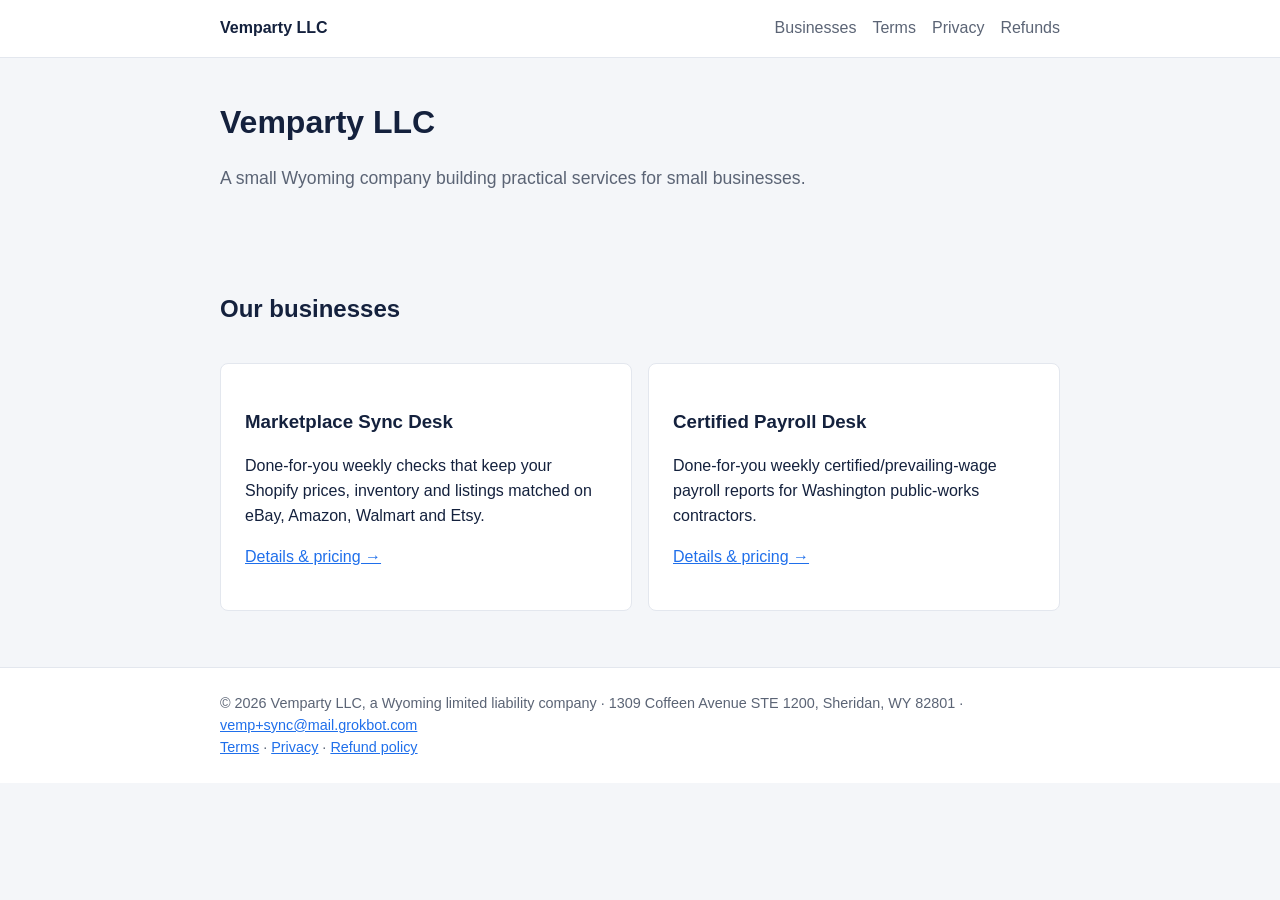
<file: index.html>
<!doctype html><html lang="en"><head><meta charset="utf-8"><meta name="viewport" content="width=device-width,initial-scale=1"><title>Vemparty LLC</title><link rel="stylesheet" href="style.css"></head><body>
<header><div class="w"><a href="index.html">Vemparty LLC</a><nav><a href="index.html#businesses">Businesses</a><a href="terms.html">Terms</a><a href="privacy.html">Privacy</a><a href="terms.html#refunds">Refunds</a></nav></div></header><main class="w">
<section><h1>Vemparty LLC</h1><p class="lead">A small Wyoming company building practical services for small businesses.</p></section>
<section id="businesses"><h2>Our businesses</h2><div class="grid">
<div class="card"><h3>Marketplace Sync Desk</h3><p>Done-for-you weekly checks that keep your Shopify prices, inventory and listings matched on eBay, Amazon, Walmart and Etsy.</p><p><a href="sync.html">Details &amp; pricing &rarr;</a></p></div>
<div class="card"><h3>Certified Payroll Desk</h3><p>Done-for-you weekly certified/prevailing-wage payroll reports for Washington public-works contractors.</p><p><a href="payroll.html">Details &amp; pricing &rarr;</a></p></div>
<!-- add new business cards here -->
</div></section>
</main><footer><div class="w">&copy; 2026 Vemparty LLC, a Wyoming limited liability company &middot; 1309 Coffeen Avenue STE 1200, Sheridan, WY 82801 &middot; <a href="mailto:vemp+sync@mail.grokbot.com">vemp+sync@mail.grokbot.com</a><br><a href="terms.html">Terms</a> &middot; <a href="privacy.html">Privacy</a> &middot; <a href="terms.html#refunds">Refund policy</a></div></footer></body></html>
</file>
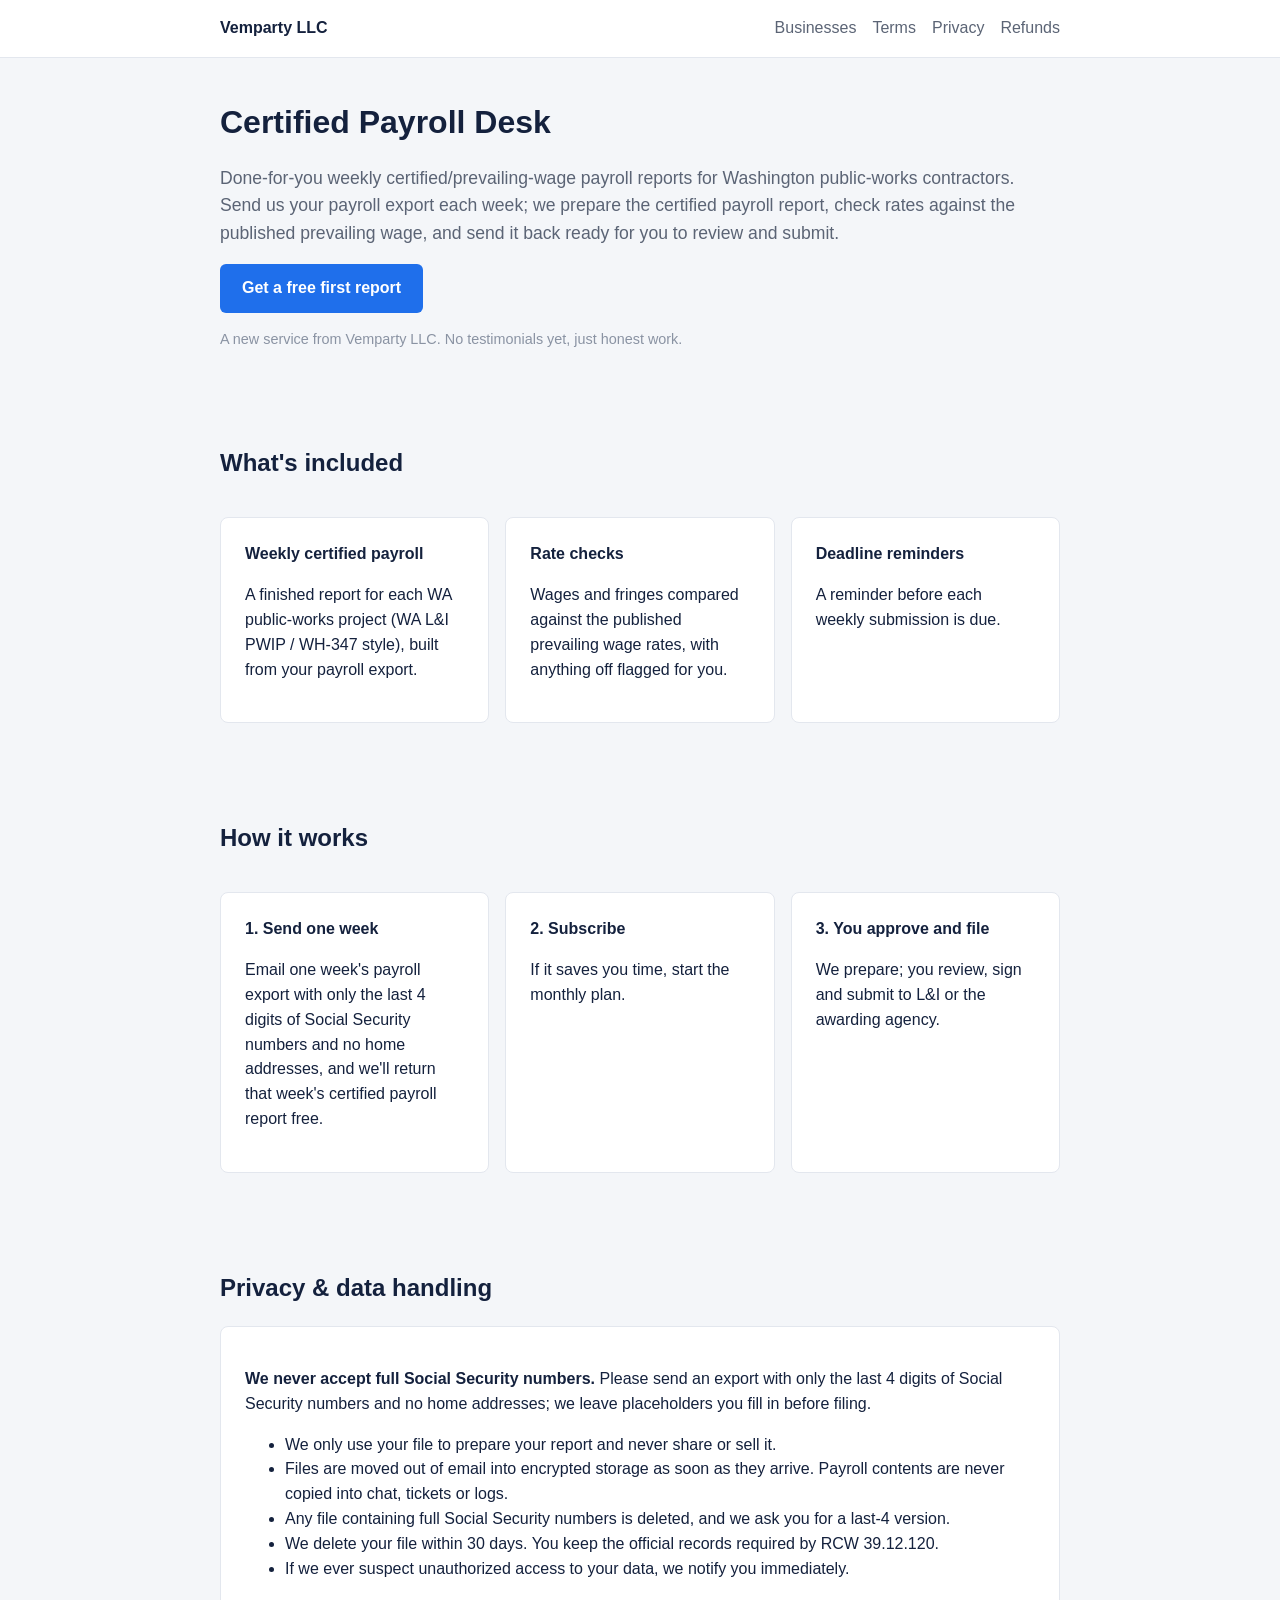
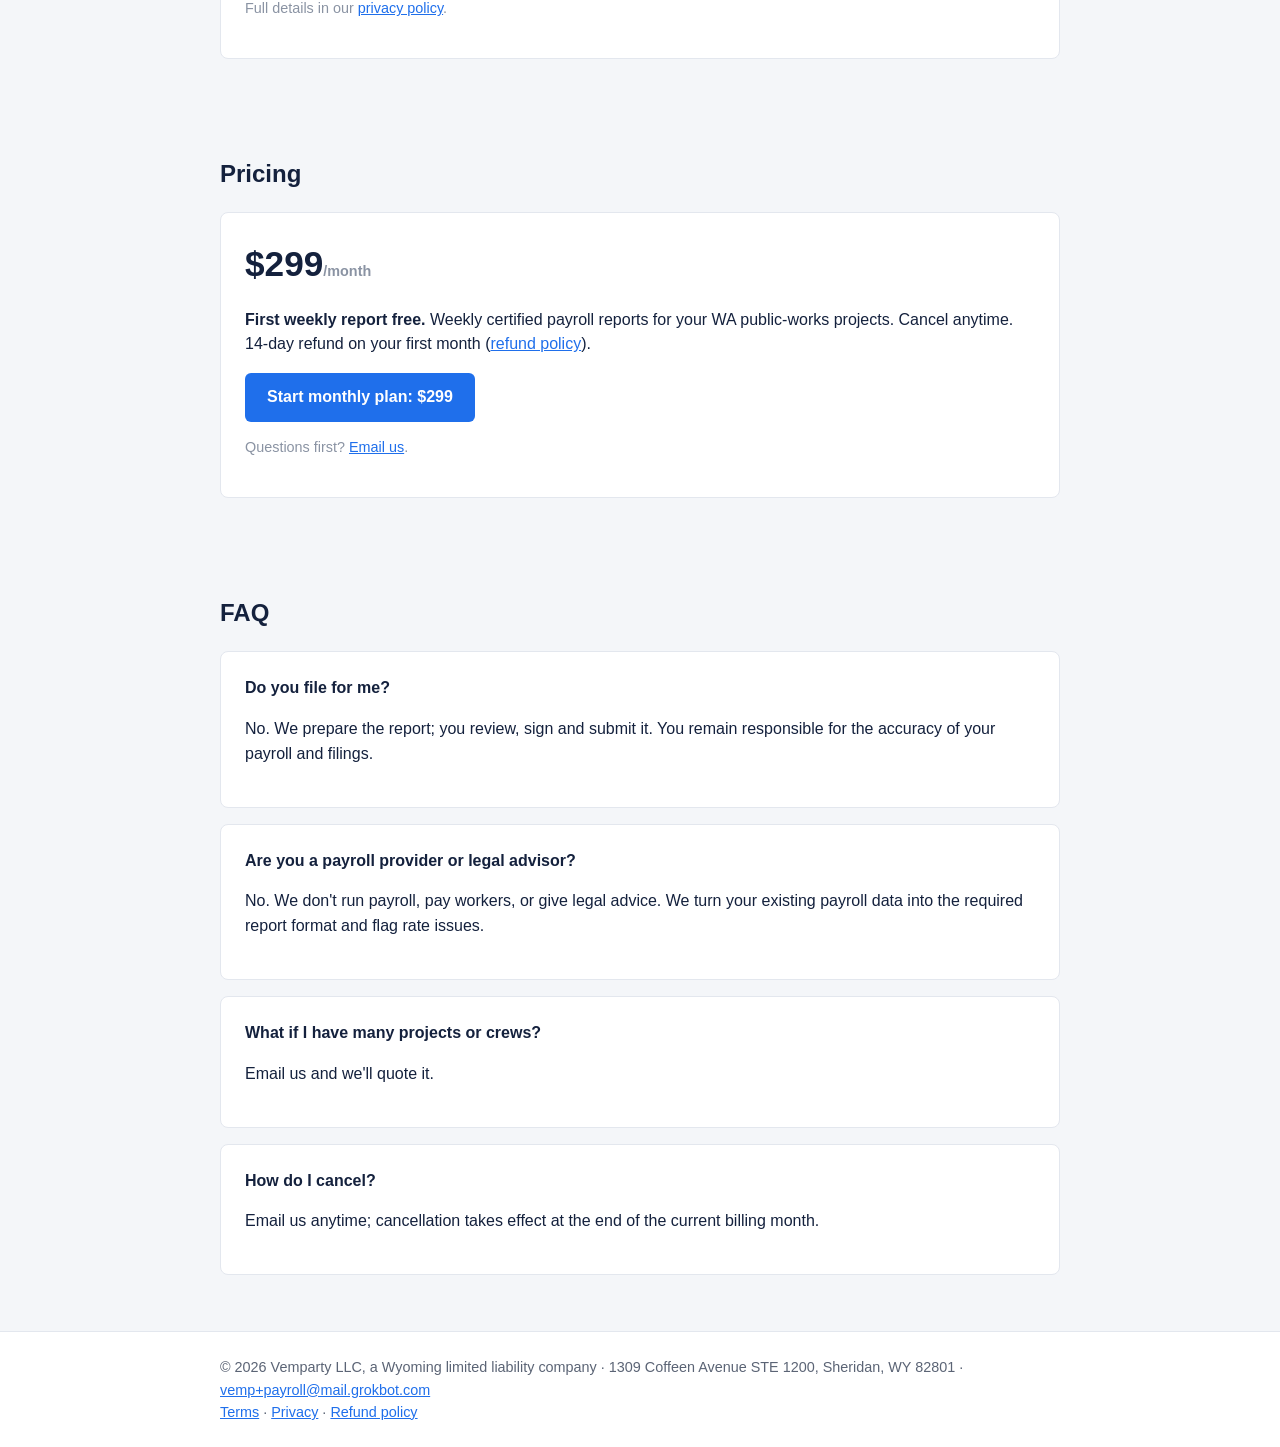
<file: payroll.html>
<!doctype html><html lang="en"><head><meta charset="utf-8"><meta name="viewport" content="width=device-width,initial-scale=1"><title>Certified Payroll Desk | Vemparty LLC</title><link rel="stylesheet" href="style.css"></head><body>
<header><div class="w"><a href="index.html">Vemparty LLC</a><nav><a href="index.html#businesses">Businesses</a><a href="terms.html">Terms</a><a href="privacy.html">Privacy</a><a href="terms.html#refunds">Refunds</a></nav></div></header><main class="w">
<section><h1>Certified Payroll Desk</h1><p class="lead">Done-for-you weekly certified/prevailing-wage payroll reports for Washington public-works contractors. Send us your payroll export each week; we prepare the certified payroll report, check rates against the published prevailing wage, and send it back ready for you to review and submit.</p><a class="btn" href="mailto:vemp+payroll@mail.grokbot.com?subject=Free%20certified%20payroll%20report">Get a free first report</a><p class="muted">A new service from Vemparty LLC. No testimonials yet, just honest work.</p></section>
<section><h2>What's included</h2><div class="grid">
<div class="card"><b>Weekly certified payroll</b><p>A finished report for each WA public-works project (WA L&amp;I PWIP / WH-347 style), built from your payroll export.</p></div>
<div class="card"><b>Rate checks</b><p>Wages and fringes compared against the published prevailing wage rates, with anything off flagged for you.</p></div>
<div class="card"><b>Deadline reminders</b><p>A reminder before each weekly submission is due.</p></div></div></section>
<section><h2>How it works</h2><div class="grid">
<div class="card"><b>1. Send one week</b><p>Email one week's payroll export with only the last 4 digits of Social Security numbers and no home addresses, and we'll return that week's certified payroll report free.</p></div>
<div class="card"><b>2. Subscribe</b><p>If it saves you time, start the monthly plan.</p></div>
<div class="card"><b>3. You approve and file</b><p>We prepare; you review, sign and submit to L&amp;I or the awarding agency.</p></div></div></section>
<section id="privacy"><h2>Privacy &amp; data handling</h2><div class="card"><p><b>We never accept full Social Security numbers.</b> Please send an export with only the last 4 digits of Social Security numbers and no home addresses; we leave placeholders you fill in before filing.</p>
<ul><li>We only use your file to prepare your report and never share or sell it.</li>
<li>Files are moved out of email into encrypted storage as soon as they arrive. Payroll contents are never copied into chat, tickets or logs.</li>
<li>Any file containing full Social Security numbers is deleted, and we ask you for a last-4 version.</li>
<li>We delete your file within 30 days. You keep the official records required by RCW 39.12.120.</li>
<li>If we ever suspect unauthorized access to your data, we notify you immediately.</li></ul>
<p class="muted">Full details in our <a href="privacy.html#payroll">privacy policy</a>.</p></div></section>
<section id="pricing"><h2>Pricing</h2><div class="card"><div class="price">$299<span class="muted">/month</span></div><p><b>First weekly report free.</b> Weekly certified payroll reports for your WA public-works projects. Cancel anytime. 14-day refund on your first month (<a href="terms.html#refunds">refund policy</a>).</p><a class="btn" href="https://buy.stripe.com/dRm00ifmt18T7yueK76EU01">Start monthly plan: $299</a><p class="muted">Questions first? <a href="mailto:vemp+payroll@mail.grokbot.com?subject=Free%20certified%20payroll%20report">Email us</a>.</p></div></section>
<section><h2>FAQ</h2>
<div class="card"><b>Do you file for me?</b><p>No. We prepare the report; you review, sign and submit it. You remain responsible for the accuracy of your payroll and filings.</p></div>
<div class="card"><b>Are you a payroll provider or legal advisor?</b><p>No. We don't run payroll, pay workers, or give legal advice. We turn your existing payroll data into the required report format and flag rate issues.</p></div>
<div class="card"><b>What if I have many projects or crews?</b><p>Email us and we'll quote it.</p></div>
<div class="card"><b>How do I cancel?</b><p>Email us anytime; cancellation takes effect at the end of the current billing month.</p></div></section>
</main><footer><div class="w">&copy; 2026 Vemparty LLC, a Wyoming limited liability company &middot; 1309 Coffeen Avenue STE 1200, Sheridan, WY 82801 &middot; <a href="mailto:vemp+payroll@mail.grokbot.com">vemp+payroll@mail.grokbot.com</a><br><a href="terms.html">Terms</a> &middot; <a href="privacy.html">Privacy</a> &middot; <a href="terms.html#refunds">Refund policy</a></div></footer></body></html>
</file>
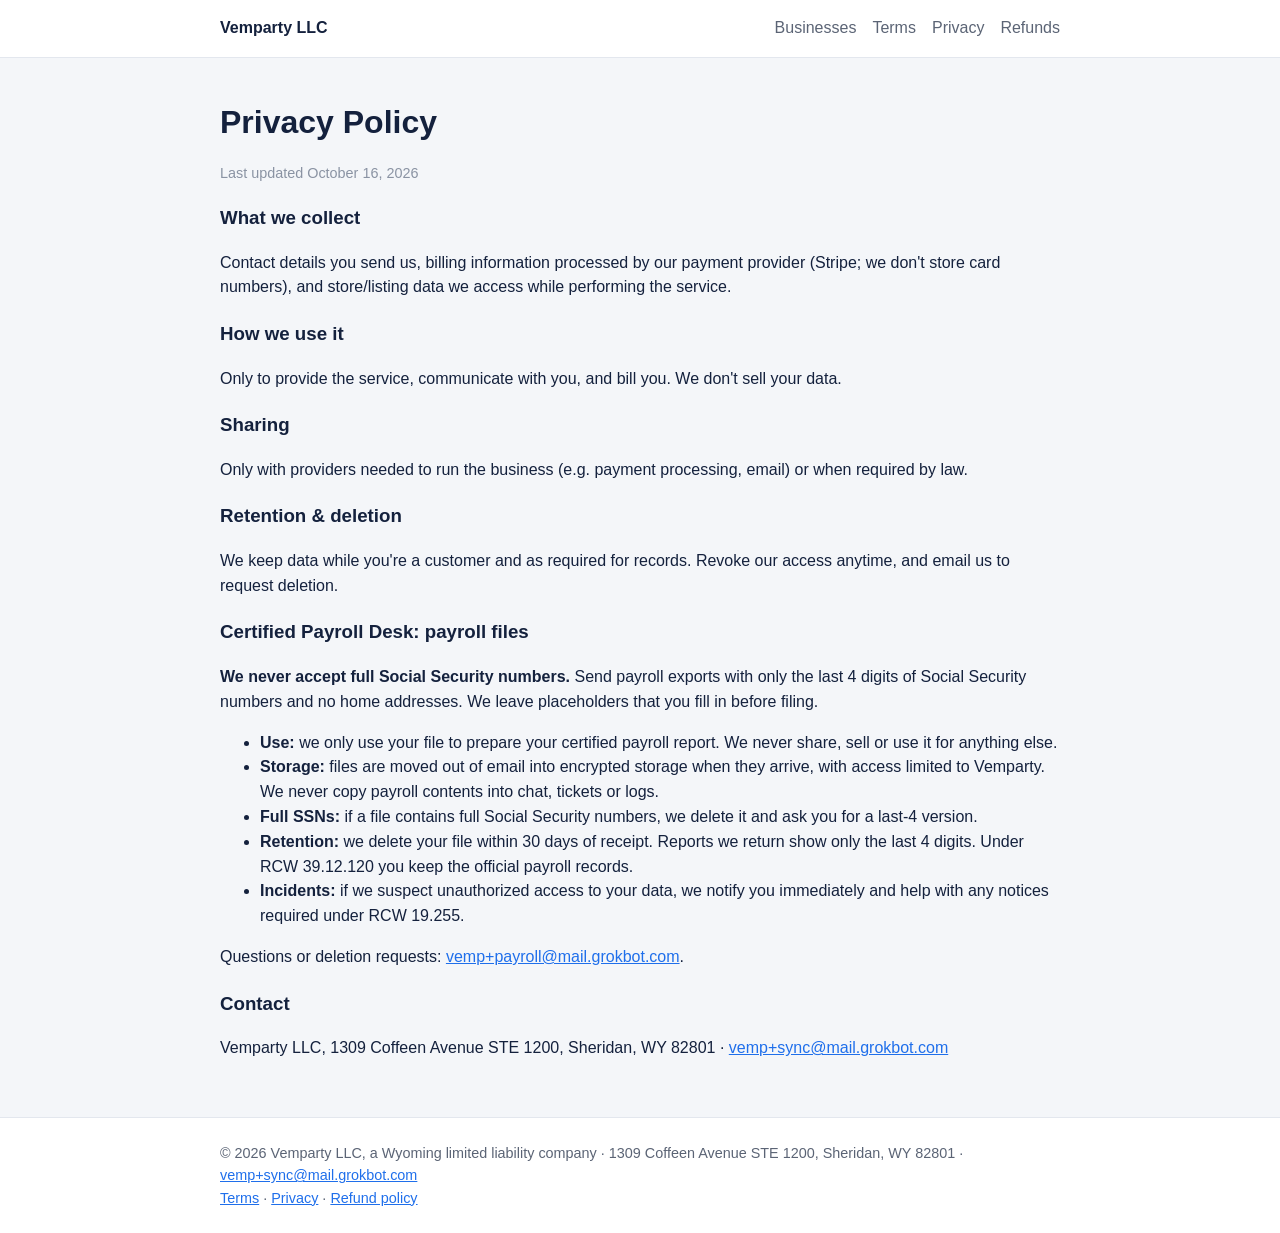
<file: privacy.html>
<!doctype html><html lang="en"><head><meta charset="utf-8"><meta name="viewport" content="width=device-width,initial-scale=1"><title>Privacy Policy | Vemparty LLC</title><link rel="stylesheet" href="style.css"></head><body>
<header><div class="w"><a href="index.html">Vemparty LLC</a><nav><a href="index.html#businesses">Businesses</a><a href="terms.html">Terms</a><a href="privacy.html">Privacy</a><a href="terms.html#refunds">Refunds</a></nav></div></header><main class="w">
<section><h1>Privacy Policy</h1><p class="muted">Last updated October 16, 2026</p>
<h3>What we collect</h3><p>Contact details you send us, billing information processed by our payment provider (Stripe; we don't store card numbers), and store/listing data we access while performing the service.</p>
<h3>How we use it</h3><p>Only to provide the service, communicate with you, and bill you. We don't sell your data.</p>
<h3>Sharing</h3><p>Only with providers needed to run the business (e.g. payment processing, email) or when required by law.</p>
<h3>Retention &amp; deletion</h3><p>We keep data while you're a customer and as required for records. Revoke our access anytime, and email us to request deletion.</p>
<h3 id="payroll">Certified Payroll Desk: payroll files</h3><p><b>We never accept full Social Security numbers.</b> Send payroll exports with only the last 4 digits of Social Security numbers and no home addresses. We leave placeholders that you fill in before filing.</p>
<ul><li><b>Use:</b> we only use your file to prepare your certified payroll report. We never share, sell or use it for anything else.</li>
<li><b>Storage:</b> files are moved out of email into encrypted storage when they arrive, with access limited to Vemparty. We never copy payroll contents into chat, tickets or logs.</li>
<li><b>Full SSNs:</b> if a file contains full Social Security numbers, we delete it and ask you for a last-4 version.</li>
<li><b>Retention:</b> we delete your file within 30 days of receipt. Reports we return show only the last 4 digits. Under RCW 39.12.120 you keep the official payroll records.</li>
<li><b>Incidents:</b> if we suspect unauthorized access to your data, we notify you immediately and help with any notices required under RCW 19.255.</li></ul>
<p>Questions or deletion requests: <a href="mailto:vemp+payroll@mail.grokbot.com">vemp+payroll@mail.grokbot.com</a>.</p>
<h3>Contact</h3><p>Vemparty LLC, 1309 Coffeen Avenue STE 1200, Sheridan, WY 82801 &middot; <a href="mailto:vemp+sync@mail.grokbot.com">vemp+sync@mail.grokbot.com</a></p></section>
</main><footer><div class="w">&copy; 2026 Vemparty LLC, a Wyoming limited liability company &middot; 1309 Coffeen Avenue STE 1200, Sheridan, WY 82801 &middot; <a href="mailto:vemp+sync@mail.grokbot.com">vemp+sync@mail.grokbot.com</a><br><a href="terms.html">Terms</a> &middot; <a href="privacy.html">Privacy</a> &middot; <a href="terms.html#refunds">Refund policy</a></div></footer></body></html>
</file>
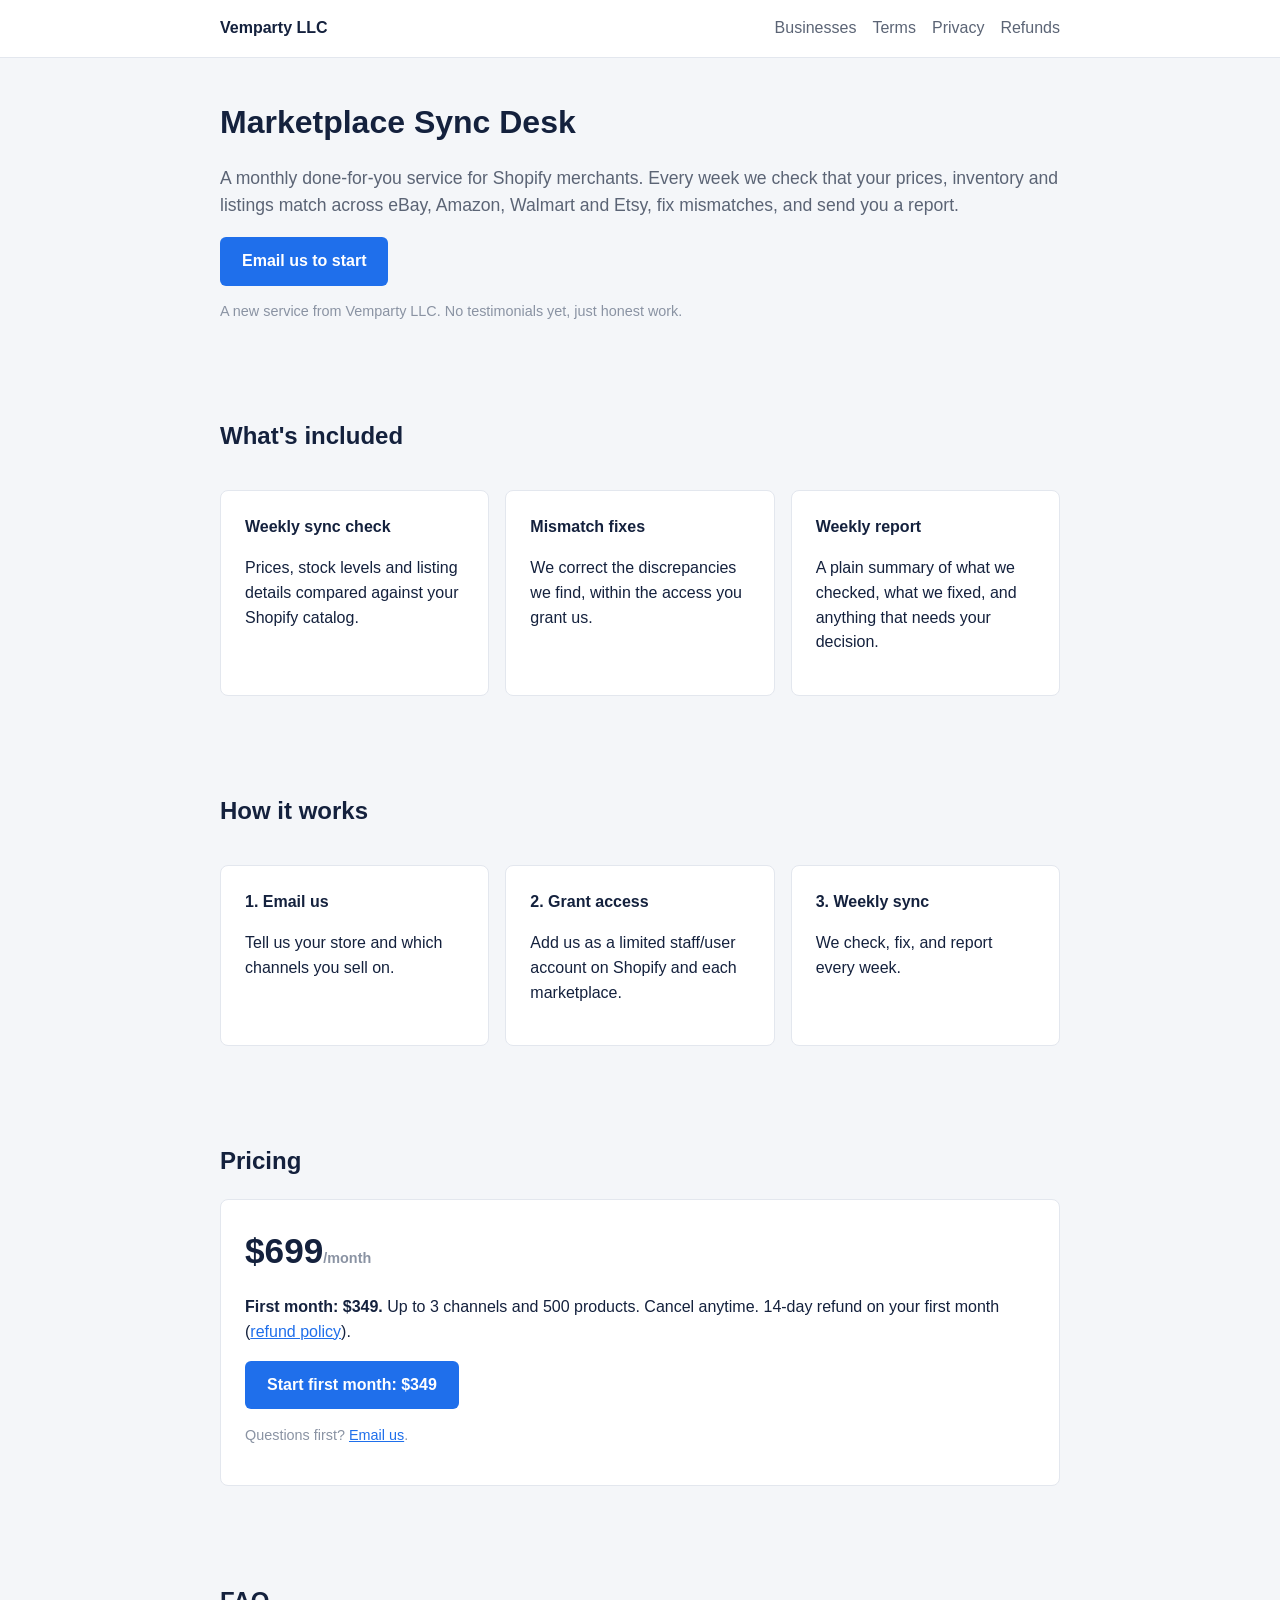
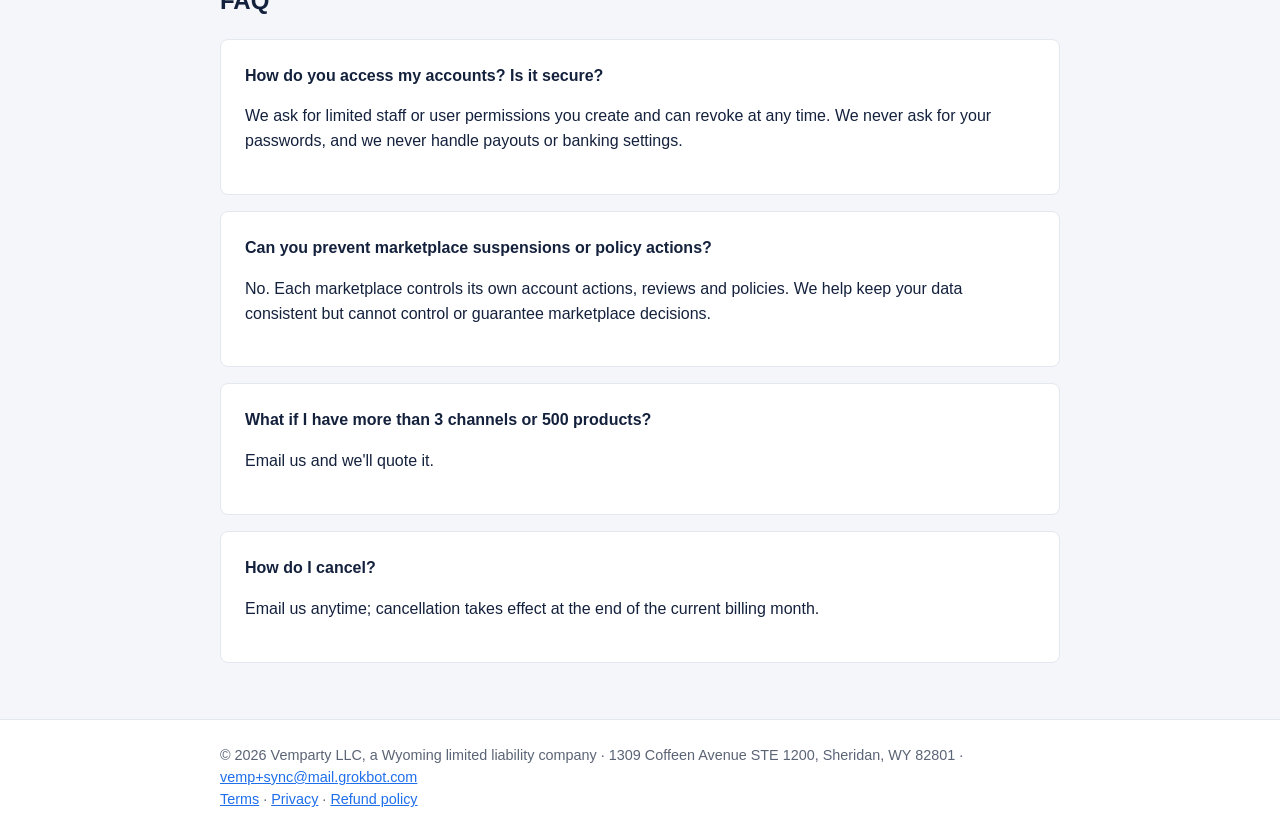
<file: sync.html>
<!doctype html><html lang="en"><head><meta charset="utf-8"><meta name="viewport" content="width=device-width,initial-scale=1"><title>Marketplace Sync Desk | Vemparty LLC</title><link rel="stylesheet" href="style.css"></head><body>
<header><div class="w"><a href="index.html">Vemparty LLC</a><nav><a href="index.html#businesses">Businesses</a><a href="terms.html">Terms</a><a href="privacy.html">Privacy</a><a href="terms.html#refunds">Refunds</a></nav></div></header><main class="w">
<section><h1>Marketplace Sync Desk</h1><p class="lead">A monthly done-for-you service for Shopify merchants. Every week we check that your prices, inventory and listings match across eBay, Amazon, Walmart and Etsy, fix mismatches, and send you a report.</p><a class="btn" href="mailto:vemp+sync@mail.grokbot.com?subject=Start%20Marketplace%20Sync%20Desk">Email us to start</a><p class="muted">A new service from Vemparty LLC. No testimonials yet, just honest work.</p></section>
<section><h2>What's included</h2><div class="grid">
<div class="card"><b>Weekly sync check</b><p>Prices, stock levels and listing details compared against your Shopify catalog.</p></div>
<div class="card"><b>Mismatch fixes</b><p>We correct the discrepancies we find, within the access you grant us.</p></div>
<div class="card"><b>Weekly report</b><p>A plain summary of what we checked, what we fixed, and anything that needs your decision.</p></div></div></section>
<section><h2>How it works</h2><div class="grid">
<div class="card"><b>1. Email us</b><p>Tell us your store and which channels you sell on.</p></div>
<div class="card"><b>2. Grant access</b><p>Add us as a limited staff/user account on Shopify and each marketplace.</p></div>
<div class="card"><b>3. Weekly sync</b><p>We check, fix, and report every week.</p></div></div></section>
<section id="pricing"><h2>Pricing</h2><div class="card"><div class="price">$699<span class="muted">/month</span></div><p><b>First month: $349.</b> Up to 3 channels and 500 products. Cancel anytime. 14-day refund on your first month (<a href="terms.html#refunds">refund policy</a>).</p><a class="btn" href="https://buy.stripe.com/9B614m4HP5p97yu31p6EU00?prefilled_promo_code=FIRST349">Start first month: $349</a><p class="muted">Questions first? <a href="mailto:vemp+sync@mail.grokbot.com?subject=Start%20Marketplace%20Sync%20Desk">Email us</a>.</p></div></section>
<section><h2>FAQ</h2>
<div class="card"><b>How do you access my accounts? Is it secure?</b><p>We ask for limited staff or user permissions you create and can revoke at any time. We never ask for your passwords, and we never handle payouts or banking settings.</p></div>
<div class="card"><b>Can you prevent marketplace suspensions or policy actions?</b><p>No. Each marketplace controls its own account actions, reviews and policies. We help keep your data consistent but cannot control or guarantee marketplace decisions.</p></div>
<div class="card"><b>What if I have more than 3 channels or 500 products?</b><p>Email us and we'll quote it.</p></div>
<div class="card"><b>How do I cancel?</b><p>Email us anytime; cancellation takes effect at the end of the current billing month.</p></div></section>
</main><footer><div class="w">&copy; 2026 Vemparty LLC, a Wyoming limited liability company &middot; 1309 Coffeen Avenue STE 1200, Sheridan, WY 82801 &middot; <a href="mailto:vemp+sync@mail.grokbot.com">vemp+sync@mail.grokbot.com</a><br><a href="terms.html">Terms</a> &middot; <a href="privacy.html">Privacy</a> &middot; <a href="terms.html#refunds">Refund policy</a></div></footer></body></html>
</file>
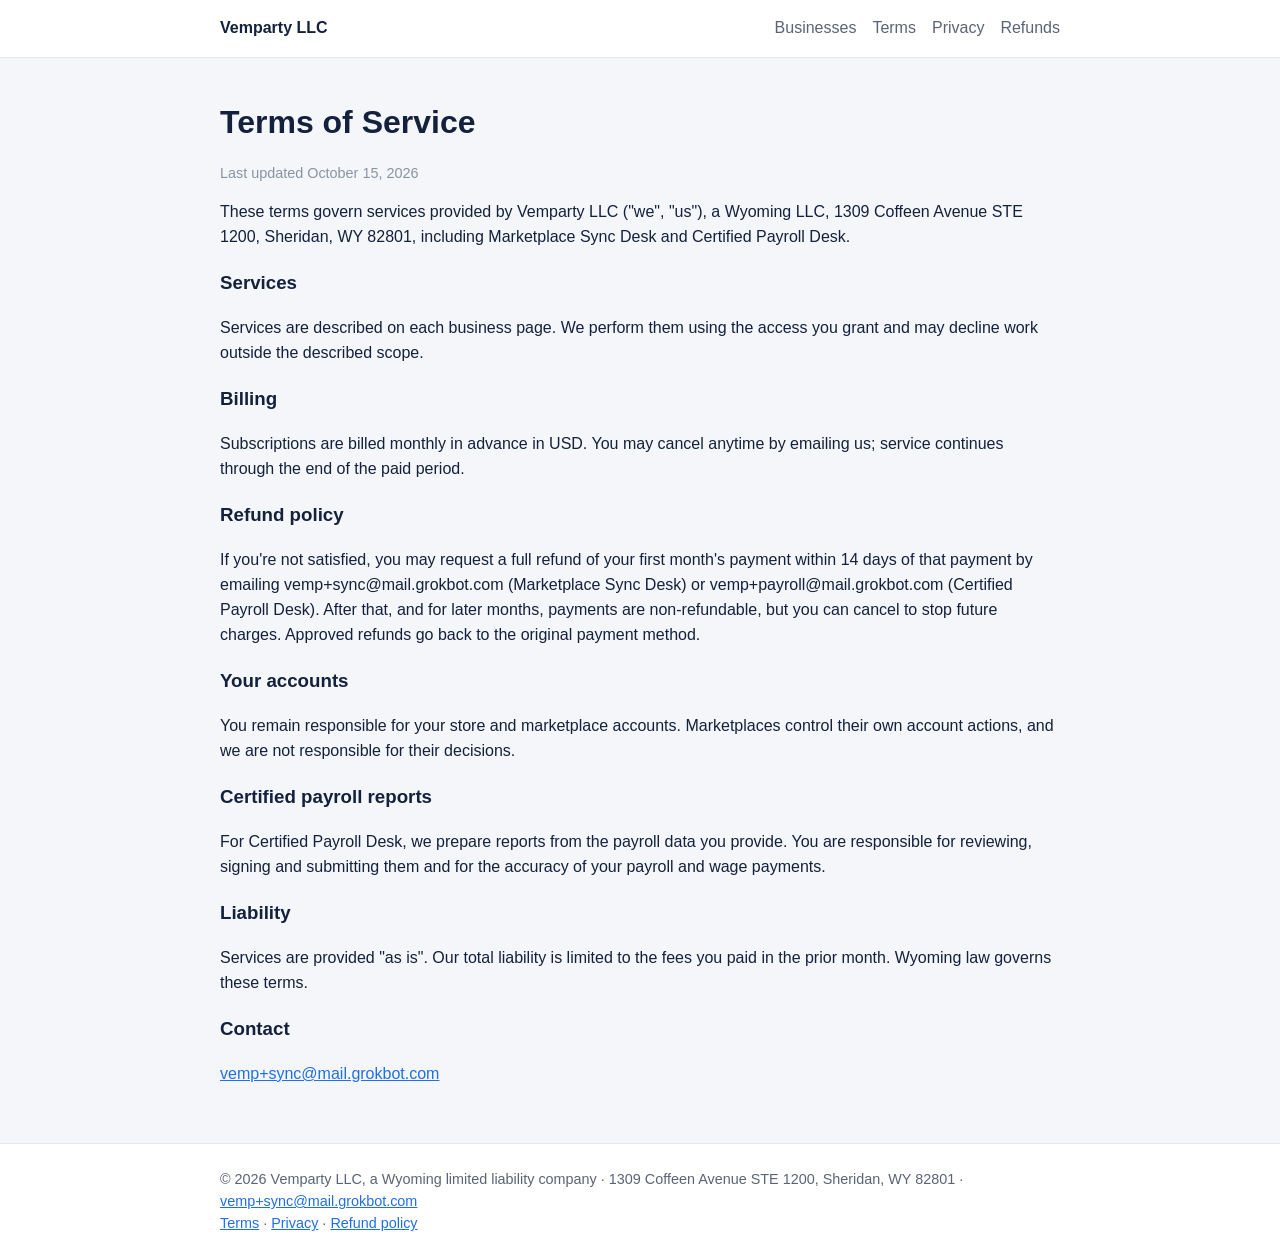
<file: terms.html>
<!doctype html><html lang="en"><head><meta charset="utf-8"><meta name="viewport" content="width=device-width,initial-scale=1"><title>Terms of Service | Vemparty LLC</title><link rel="stylesheet" href="style.css"></head><body>
<header><div class="w"><a href="index.html">Vemparty LLC</a><nav><a href="index.html#businesses">Businesses</a><a href="terms.html">Terms</a><a href="privacy.html">Privacy</a><a href="terms.html#refunds">Refunds</a></nav></div></header><main class="w">
<section><h1>Terms of Service</h1><p class="muted">Last updated October 15, 2026</p>
<p>These terms govern services provided by Vemparty LLC ("we", "us"), a Wyoming LLC, 1309 Coffeen Avenue STE 1200, Sheridan, WY 82801, including Marketplace Sync Desk and Certified Payroll Desk.</p>
<h3>Services</h3><p>Services are described on each business page. We perform them using the access you grant and may decline work outside the described scope.</p>
<h3>Billing</h3><p>Subscriptions are billed monthly in advance in USD. You may cancel anytime by emailing us; service continues through the end of the paid period.</p>
<h3 id="refunds">Refund policy</h3><p>If you're not satisfied, you may request a full refund of your first month's payment within 14 days of that payment by emailing vemp+sync@mail.grokbot.com (Marketplace Sync Desk) or vemp+payroll@mail.grokbot.com (Certified Payroll Desk). After that, and for later months, payments are non-refundable, but you can cancel to stop future charges. Approved refunds go back to the original payment method.</p>
<h3>Your accounts</h3><p>You remain responsible for your store and marketplace accounts. Marketplaces control their own account actions, and we are not responsible for their decisions.</p>
<h3>Certified payroll reports</h3><p>For Certified Payroll Desk, we prepare reports from the payroll data you provide. You are responsible for reviewing, signing and submitting them and for the accuracy of your payroll and wage payments.</p>
<h3>Liability</h3><p>Services are provided "as is". Our total liability is limited to the fees you paid in the prior month. Wyoming law governs these terms.</p>
<h3>Contact</h3><p><a href="mailto:vemp+sync@mail.grokbot.com">vemp+sync@mail.grokbot.com</a></p></section>
</main><footer><div class="w">&copy; 2026 Vemparty LLC, a Wyoming limited liability company &middot; 1309 Coffeen Avenue STE 1200, Sheridan, WY 82801 &middot; <a href="mailto:vemp+sync@mail.grokbot.com">vemp+sync@mail.grokbot.com</a><br><a href="terms.html">Terms</a> &middot; <a href="privacy.html">Privacy</a> &middot; <a href="terms.html#refunds">Refund policy</a></div></footer></body></html>
</file>
<file: style.css>
*{box-sizing:border-box}body{margin:0;font-family:Arial,Helvetica,sans-serif;color:#14213d;background:#f4f6f9;line-height:1.55}
.w{max-width:880px;margin:0 auto;padding:0 20px}header{background:#fff;border-bottom:1px solid #e3e7ee}
header .w{display:flex;justify-content:space-between;align-items:center;padding:16px 20px;flex-wrap:wrap;gap:8px}
header a{color:#14213d;text-decoration:none;font-weight:bold}nav a{margin-left:16px;font-weight:normal;color:#5b6475}
section{padding:40px 0}h1{font-size:2rem;margin:0 0 12px}h2{margin-top:0}p.lead{color:#5b6475;font-size:1.1rem}
.card{background:#fff;border:1px solid #e3e7ee;border-radius:8px;padding:24px;margin:16px 0}
.grid{display:grid;grid-template-columns:repeat(auto-fit,minmax(240px,1fr));gap:16px}
.btn{display:inline-block;background:#1f6feb;color:#fff;padding:12px 22px;border-radius:6px;text-decoration:none;font-weight:bold}
.price{font-size:2.2rem;font-weight:bold}.muted{color:#8a93a3;font-size:.9rem}a{color:#1f6feb}
footer{background:#fff;border-top:1px solid #e3e7ee;padding:24px 0;color:#5b6475;font-size:.9rem}
</file>
